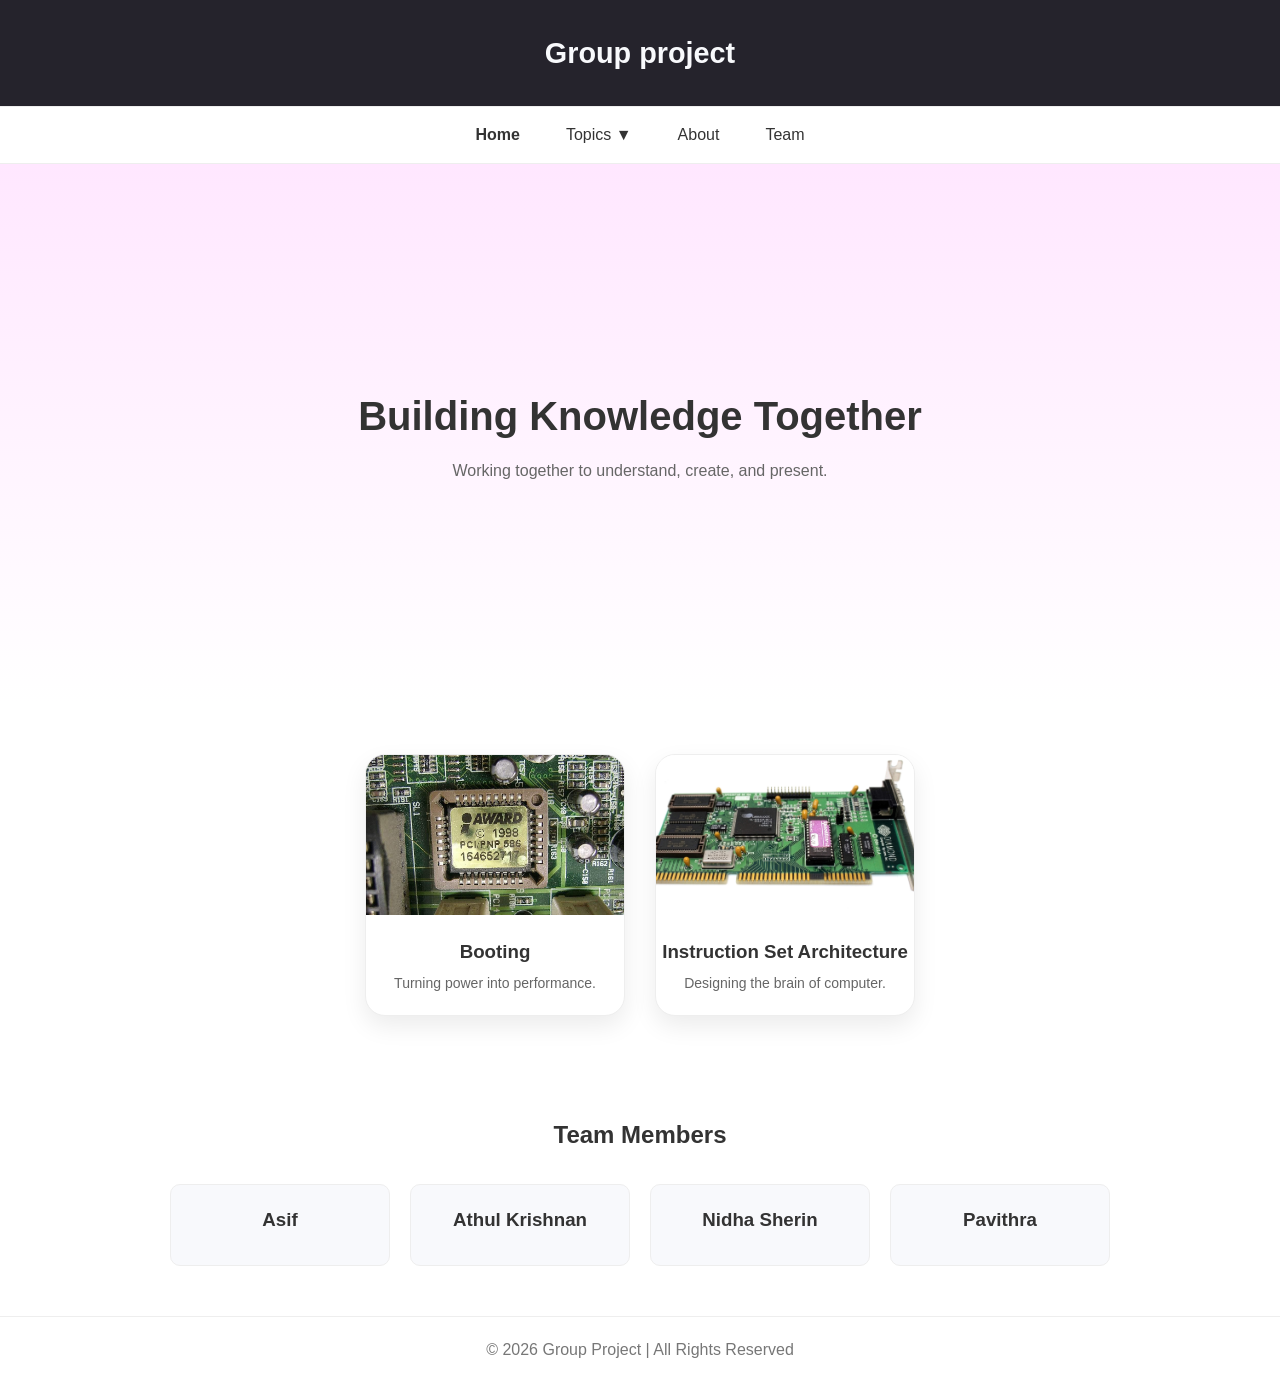
<file: index.html>
<!DOCTYPE html>
<html>
<head>
    <meta name="viewport" content="width=device-width, initial-scale=1.0">
    <link rel="stylesheet" href="index.css">
    <script src="index.js" defer></script>
    <title>Group project</title>
</head>

<body>
<header>
    Group project
</header>

<nav>
    <ul class="menu">
        <li><a href="index.html" class="active">Home</a></li>

        <li class="dropdown">
            <a href="#">Topics ▼</a>
            <ul class="dropdown-content">
                <li><a href="#booting">Booting Process</a></li>
                <li><a href="#isa">Instruction Set Architecture</a></li>
            </ul>
        </li>

        <li><a href="about.html">About</a></li>
        <li><a href="#team">Team</a></li>
    </ul>
</nav>
<section class="hero">
    <div class="hero-content">
        <h1>Building Knowledge Together</h1>
        <p>Working together to understand, create, and present.</p>
    </div>
</section>

<section class="courses">
    <a href="booting.html" class="card-link">
    <div class="card">
        <img id="booting" src="Booting.jpg" alt="Booting">
        <h3>Booting</h3>
        <p>Turning power into performance.</p>
    </div>
    </a>
    <a href="isa.html" class="card-link">
    <div class="card">
        <img id="isa"src="isa.jpg" alt="Instruction Set Architecture">
        <h3 >Instruction Set Architecture</h3>
        <p>Designing the brain of computer.</p>
    </div>
    </a>
</section>
<section id="team" class="team">
    <h2>Team Members</h2>

    <div class="team-container">
        <div class="member">
            <h3>Asif</h3>
        </div>

        <div class="member">
            <h3>Athul Krishnan</h3>
        </div>

        <div class="member">
            <h3>Nidha Sherin</h3>
        </div>
         <div class="member">
            <h3>Pavithra</h3>
        </div>
</section>
<footer>
    © 2026 Group Project | All Rights Reserved
</footer>

</body>
</html>
</file>
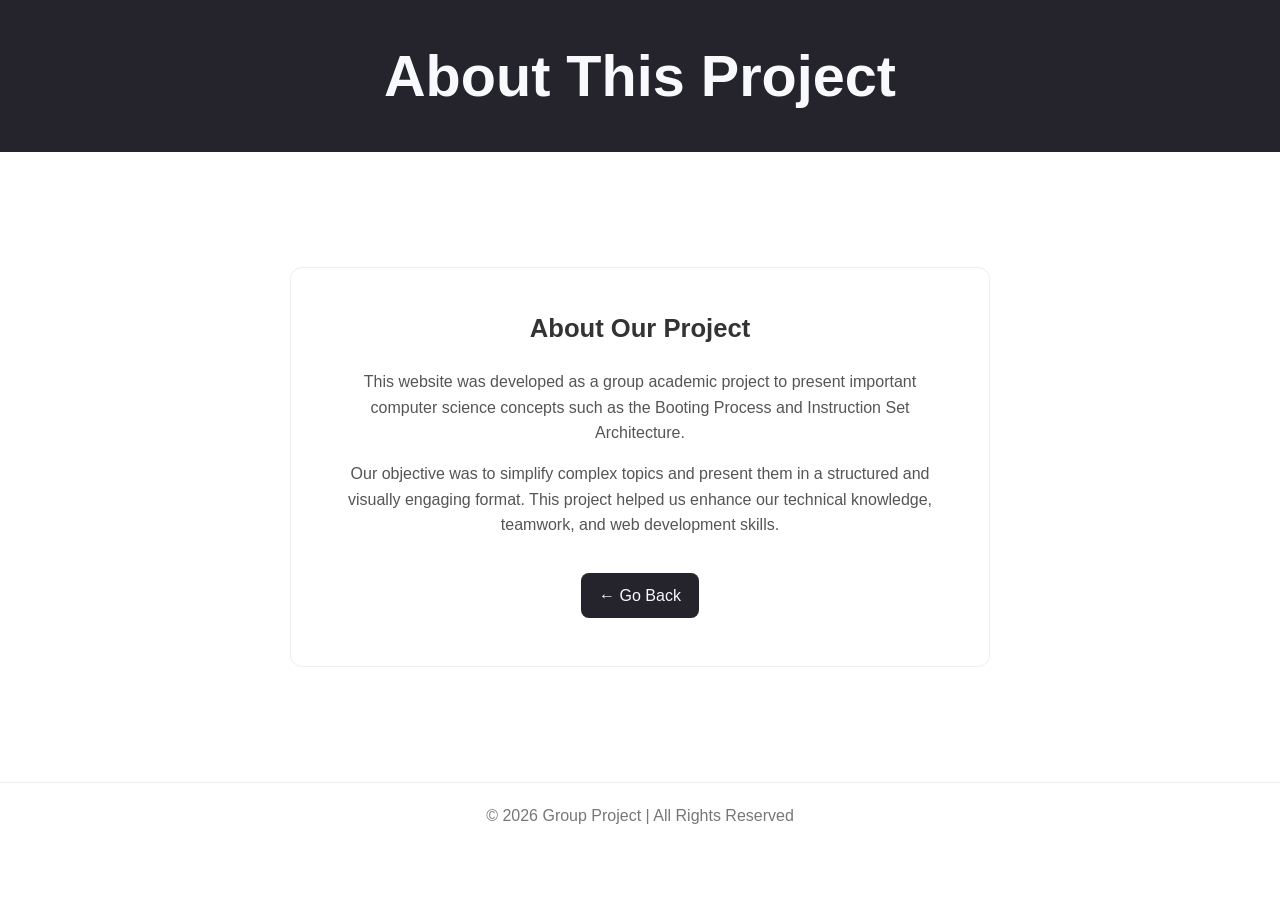
<file: about.html>
<!DOCTYPE html>
<html>
<head>
    <meta name="viewport" content="width=device-width, initial-scale=1.0">
    <title>About - Group Project</title>
    <link rel="stylesheet" href="about.css">
</head>

<body>

<header>
    <h1>About This Project</h1>
</header>
<section class="about-page">
    <div class="about-container">
        <h2>About Our Project</h2>
        <p>
            This website was developed as a group academic project to present 
            important computer science concepts such as the Booting Process 
            and Instruction Set Architecture.
        </p>

        <p>
            Our objective was to simplify complex topics and present them in 
            a structured and visually engaging format. This project helped us 
            enhance our technical knowledge, teamwork, and web development skills.
        </p>

        <a href="index.html" class="back-btn">← Go Back</a>
    </div>
</section>

<footer>
    © 2026 Group Project | All Rights Reserved
</footer>

</body>
</html>
</file>
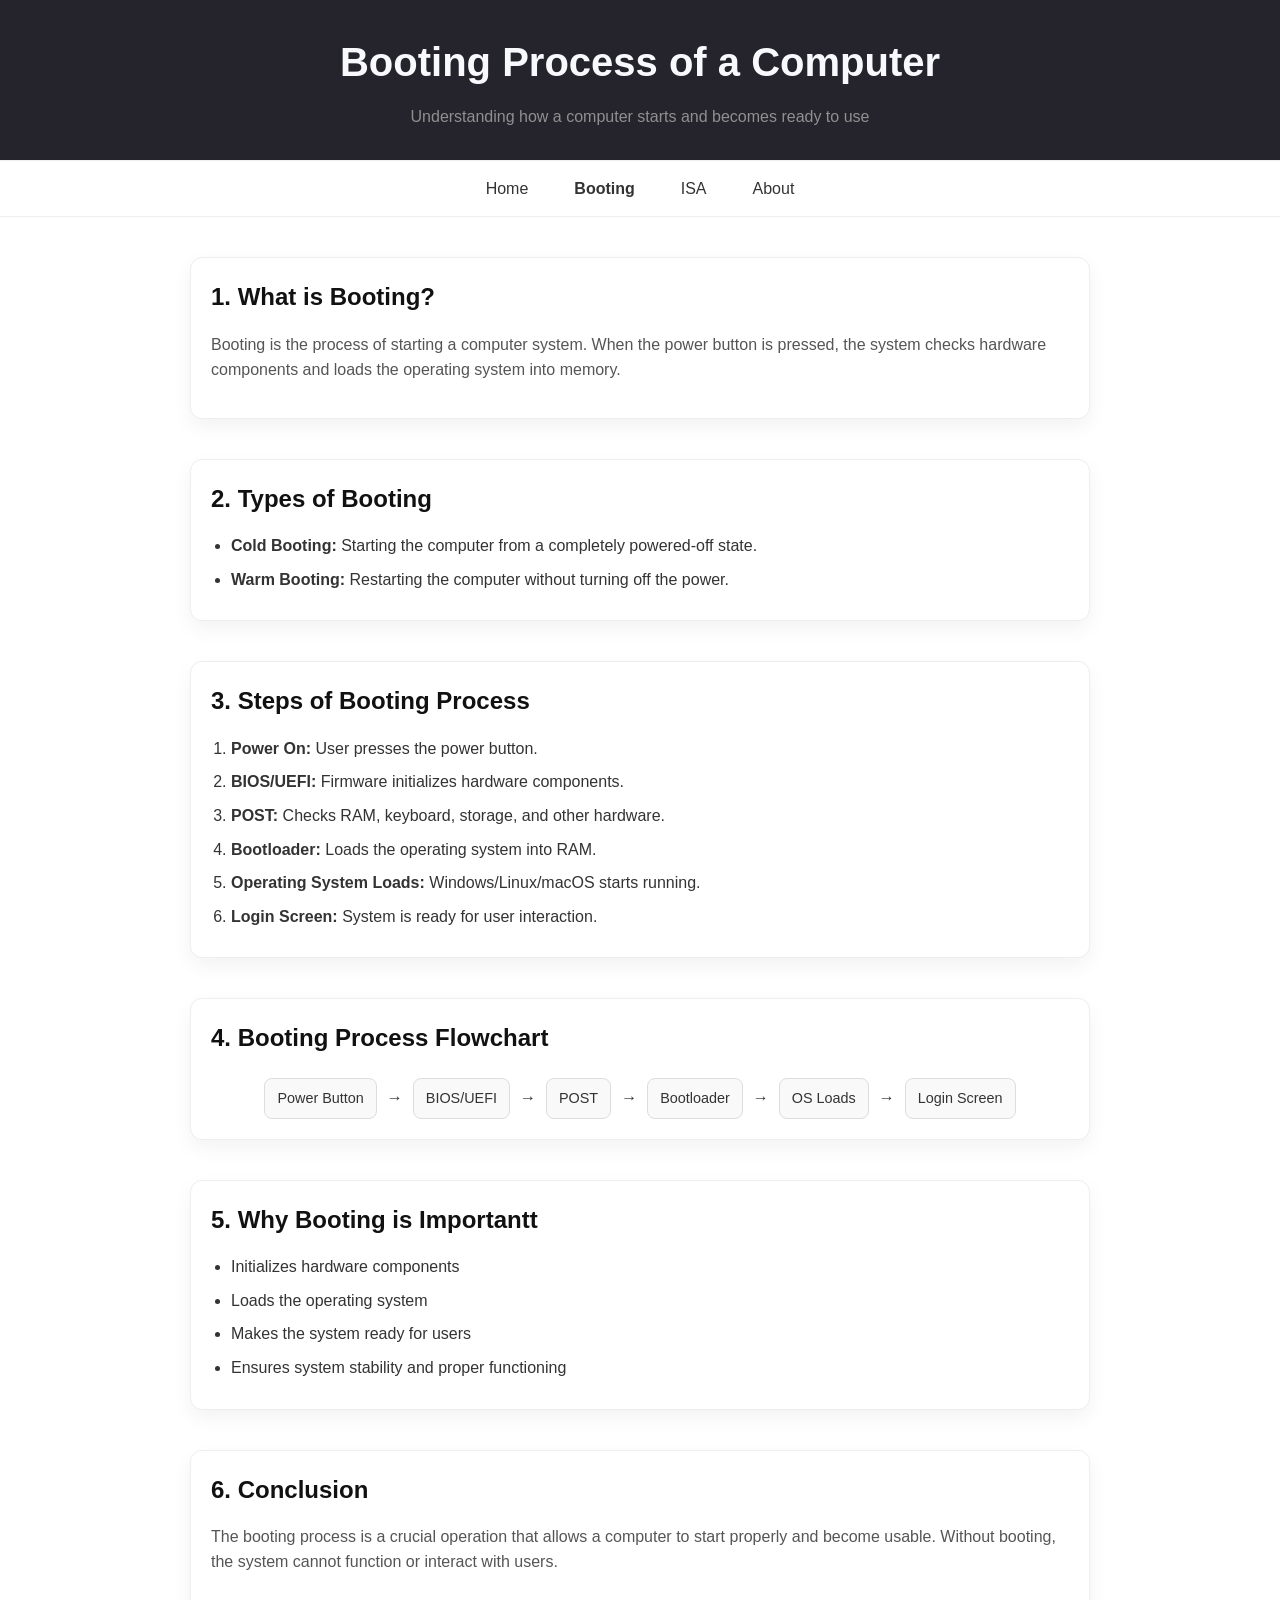
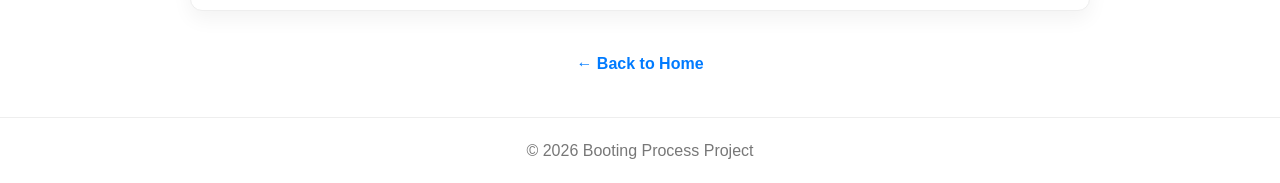
<file: booting.html>
<!DOCTYPE html>
<html>
<head>
    <meta name="viewport" content="width=device-width, initial-scale=1.0">
    <title>Booting Process of a Computer</title>
    <link rel="stylesheet" href="booting.css">
</head>

<body>

<header>
    <h1>Booting Process of a Computer</h1>
    <p>Understanding how a computer starts and becomes ready to use</p>
</header>
<nav>
    <ul class="menu">
        <li><a href="index.html">Home</a></li>
        <li><a href="booting.html" class="active">Booting</a></li>
        <li><a href="isa.html">ISA</a></li>
        <li><a href="about.html">About</a></li>
    </ul>
</nav>

<section>
    <h2>1. What is Booting?</h2>
    <p>
        Booting is the process of starting a computer system. 
        When the power button is pressed, the system checks hardware 
        components and loads the operating system into memory.
        
    </p>
</section>

<section>
    <h2>2. Types of Booting</h2>
    <ul class="type">
        <li><strong>Cold Booting:</strong> Starting the computer from a completely powered-off state.</li>
        <li><strong>Warm Booting:</strong> Restarting the computer without turning off the power.</li>
    </ul>
</section>

<section>
    <h2>3. Steps of Booting Process</h2>
    <ol class="step">
        <li><strong>Power On:</strong> User presses the power button.</li>
        <li><strong>BIOS/UEFI:</strong> Firmware initializes hardware components.</li>
        <li><strong>POST:</strong> Checks RAM, keyboard, storage, and other hardware.</li>
        <li><strong>Bootloader:</strong> Loads the operating system into RAM.</li>
        <li><strong>Operating System Loads:</strong> Windows/Linux/macOS starts running.</li>
        <li><strong>Login Screen:</strong> System is ready for user interaction.</li>
    </ol>
</section>

<section>
    <h2>4. Booting Process Flowchart</h2>

    <div class="flowchart">
        <div class="flow-step">Power Button</div> →
        <div class="flow-step">BIOS/UEFI</div> →
        <div class="flow-step">POST</div> →
        <div class="flow-step">Bootloader</div> →
        <div class="flow-step">OS Loads</div> →
        <div class="flow-step">Login Screen</div>
    </div>
</section>

<section>
    <h2>5. Why Booting is Importantt</h2>
     <ul class="imp">
        <li>Initializes hardware components</li>
        <li>Loads the operating system</li>
        <li>Makes the system ready for users</li>
        <li>Ensures system stability and proper functioning</li>
    </ul>
</section>

<section>
    <h2>6. Conclusion</h2>
    <p>
        The booting process is a crucial operation that allows a computer
        to start properly and become usable. Without booting,
        the system cannot function or interact with users.
    </p>
</section>
<div class="back-home">
    <a href="index.html">← Back to Home</a>
</div>

<footer>
    © 2026 Booting Process Project
</footer>


</body>
</html>
</file>
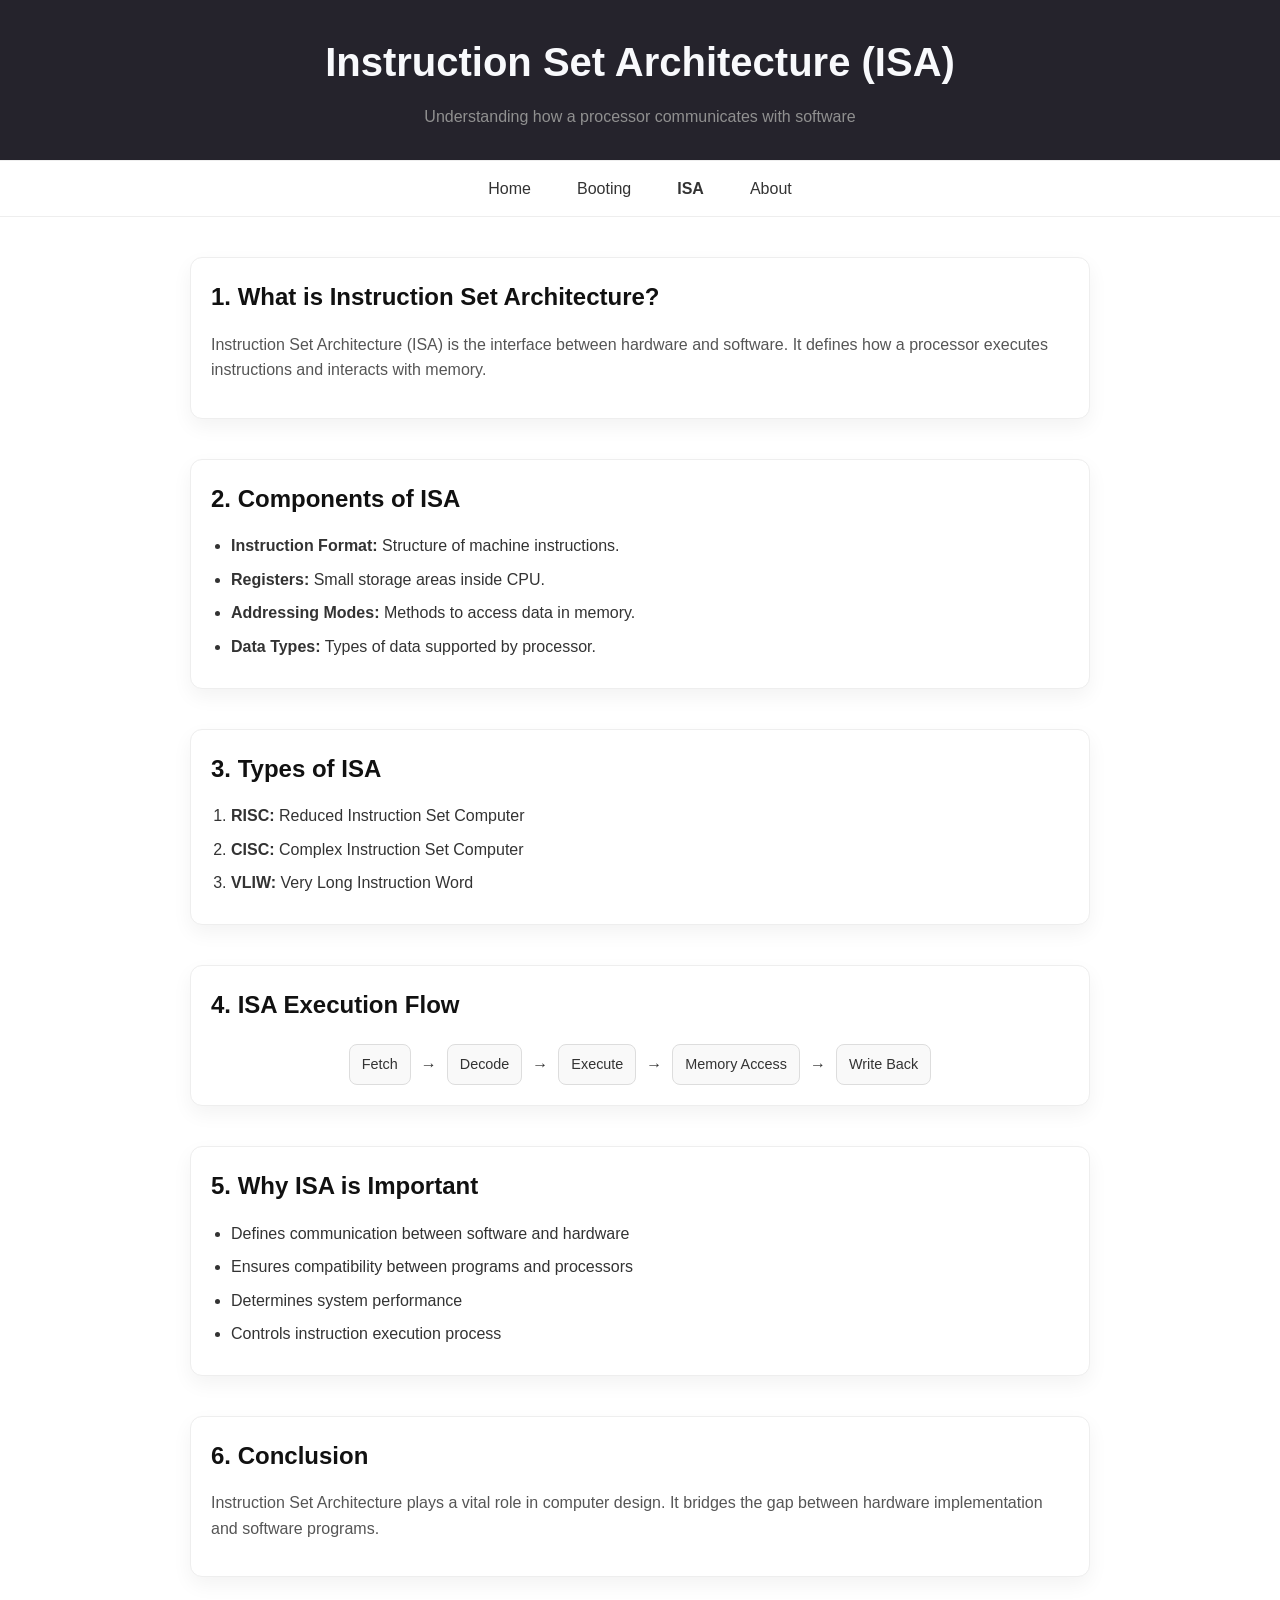
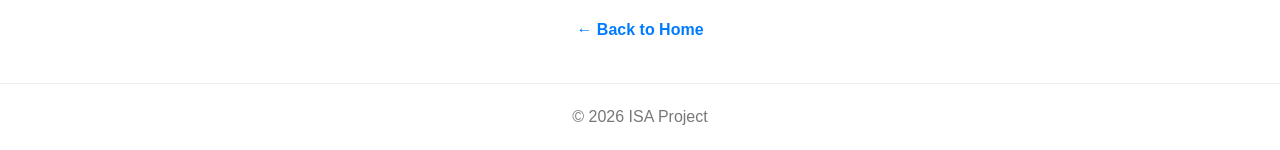
<file: isa.html>
<!DOCTYPE html>
<html>
<head>
    <meta name="viewport" content="width=device-width, initial-scale=1.0">
    <title>Instruction Set Architecture</title>
    <link rel="stylesheet" href="booting.css">
</head>

<body>

<header>
    <h1>Instruction Set Architecture (ISA)</h1>
    <p>Understanding how a processor communicates with software</p>
</header>
<nav>
    <ul class="menu">
        <li><a href="index.html">Home</a></li>
        <li><a href="booting.html">Booting</a></li>
        <li><a href="isa.html"  class="active">ISA</a></li>
        <li><a href="about.html">About</a></li>
    </ul>
</nav>

<section>
    <h2>1. What is Instruction Set Architecture?</h2>
    <p>
        Instruction Set Architecture (ISA) is the interface between hardware and software.
        It defines how a processor executes instructions and interacts with memory.
    </p>
</section>

<section>
    <h2>2. Components of ISA</h2>
    <ul class="type">
        <li><strong>Instruction Format:</strong> Structure of machine instructions.</li>
        <li><strong>Registers:</strong> Small storage areas inside CPU.</li>
        <li><strong>Addressing Modes:</strong> Methods to access data in memory.</li>
        <li><strong>Data Types:</strong> Types of data supported by processor.</li>
    </ul>
</section>

<section>
    <h2>3. Types of ISA</h2>
    <ol class="step">
        <li><strong>RISC:</strong> Reduced Instruction Set Computer</li>
        <li><strong>CISC:</strong> Complex Instruction Set Computer</li>
        <li><strong>VLIW:</strong> Very Long Instruction Word</li>
    </ol>
</section>

<section>
    <h2>4. ISA Execution Flow</h2>

    <div class="flowchart">
        <div class="flow-step">Fetch</div> →
        <div class="flow-step">Decode</div> →
        <div class="flow-step">Execute</div> →
        <div class="flow-step">Memory Access</div> →
        <div class="flow-step">Write Back</div>
    </div>
</section>

<section>
    <h2>5. Why ISA is Important</h2>
    <ul class="imp">
        <li>Defines communication between software and hardware</li>
        <li>Ensures compatibility between programs and processors</li>
        <li>Determines system performance</li>
        <li>Controls instruction execution process</li>
    </ul>
</section>

<section>
    <h2>6. Conclusion</h2>
    <p>
        Instruction Set Architecture plays a vital role in computer design.
        It bridges the gap between hardware implementation and software programs.
    </p>
</section>
<div class="back-home">
    <a href="index.html">← Back to Home</a>
</div>

<footer>
    © 2026 ISA Project
</footer>

</body>
</html>
</file>
<file: index.css>
/* RESET */
* {
    margin: 0;
    padding: 0;
    box-sizing: border-box;
}

/* BODY */
body {
    font-family: 'Segoe UI', Tahoma, Geneva, Verdana, sans-serif;
    background-color: #ffffff;
    color: #333;
    line-height: 1.6;
}
/* HEADER */
header {
    background: rgb(37, 35, 44);
    color: #f8f9fc;
    text-align: center;
    padding: 30px;
    font-size: 1.8rem;
    font-weight: bold;
    border-bottom: 1px solid #eee;
}

/* NAVBAR */
nav {
    background: #fff;
    border-bottom: 1px solid #eee;
}

.menu {
    display: flex;
    justify-content: center;
    list-style: none;
}

.menu li {
    position: relative;
}

.menu a {
    display: block;
    padding: 10px 18px;
    margin: 5px;
    text-decoration: none;
    color: #333;
    transition: 0.3s;
    position: relative;
}

.menu a:hover {
    background: #f3e7ff;
    border-radius: 8px;
    color: #8e2de2;
}
.active {
    color: #8e2de2;
    font-weight: bold;
}

/* DROPDOWN */
.dropdown-content {
    display: none;
    position: absolute;
    background: #fff;
    top: 100%;
    left: 0;
    min-width: 200px;
    border: 1px solid #eee;
    box-shadow: 0 4px 10px rgba(0,0,0,0.05);
}

.dropdown-content li {
    list-style: none;
}

.dropdown-content a {
    padding: 10px;
}

.dropdown:hover .dropdown-content {
    display: block;
}

/* HERO SECTION */
.hero {
    height: 60vh;
    background: linear-gradient(to bottom, #ffe7ff, #ffffff);
    display: flex;
    justify-content: center;
    align-items: center;
    text-align: center;
}

.hero h1 {
    font-size: 2.5rem;
}

.hero p {
    margin-top: 10px;
    color: #666;
}

/* ---------- CARDS SECTION ---------- */
.courses {
    display: flex;
    justify-content: center;
    gap: 30px;
    padding: 50px 20px;
    flex-wrap: wrap;
    background: #ffffff;
}
.card-link {
    text-decoration: none;
    color: inherit;
}
.card {
    background: #ffffff;
    border-radius: 20px;
    border: 1px solid #eee;
    overflow: hidden;
    width: 260px;
    text-align: center;
    box-shadow: 0 10px 25px rgba(0,0,0,0.08);
    transition: all 0.4s ease;
    position: relative;
}

/* IMAGE */
.card img {
    width: 100%;
    height: 160px;
    object-fit: cover;
}

/* TEXT */
.card h3 {
    margin: 15px 0 5px;
}

.card p {
    padding: 0 15px 20px;
    font-size: 14px;
    color: #666;
}

.card:hover {
    transform: translateY(-10px) scale(1.02);
    box-shadow: 
        -8px -8px 20px rgba(142, 45, 226, 0.18),
         8px 8px 20px rgba(255, 110, 196, 0.18);
}
.card::before {
    content: "";
    position: absolute;
    inset: 0;
    border-radius: 20px;
    padding: 2px;
    background: linear-gradient(135deg, #8e2de2, #ff6ec4);
    -webkit-mask: 
        linear-gradient(#fff 0 0) content-box, 
        linear-gradient(#fff 0 0);
    -webkit-mask-composite: xor;
    mask-composite: exclude;
    opacity: 0;
    transition: 0.4s;
}

.card:hover::before {
    opacity: 1;
}

/* TEAM SECTION */
.team {
    background: #fff;
    padding: 50px 20px;
    text-align: center;
}

.team h2 {
    margin-bottom: 30px;
}

.team-container {
    display: flex;
    justify-content: center;
    gap: 20px;
    flex-wrap: wrap;
}

.member {
    background: #f8f9fc;
    padding: 20px;
    border-radius: 10px;
    width: 220px;
    border: 1px solid #eee;
    position: relative; 
    overflow: hidden; 
    transition: all 0.4s ease;
}
.member h3 {
    margin-bottom: 10px;
}

.member p {
    color: #666;
}
.member:hover {
    transform: translateY(-10px) scale(1.02);
    box-shadow: 
        -8px -8px 20px rgba(142, 45, 226, 0.18),
         8px 8px 20px rgba(255, 110, 196, 0.18);
}
.member::before {
    content: "";
    position: absolute;
    inset: 0;
    border-radius: 10px;
    padding: 2px;
    background: linear-gradient(135deg, #8e2de2, #ff6ec4);
    -webkit-mask: 
        linear-gradient(#fff 0 0) content-box, 
        linear-gradient(#fff 0 0);
    -webkit-mask-composite: xor;
    mask-composite: exclude;
    opacity: 0;
    transition: 0.4s;
}

.member:hover::before {
    opacity: 1;
}


/* ACADEMIC INFO */
.academic-info {
    margin-top: 30px;
    color: #777;
    font-size: 0.9rem;
}

/* FOOTER */
footer {
    text-align: center;
    padding: 20px;
    background: #fff;
    border-top: 1px solid #eee;
    color: #777;
}
</file>
<file: about.css>
/* RESET */

* {
    margin: 0;
    padding: 0;
    box-sizing: border-box;
}

/* BODY */
body {
    font-family: 'Segoe UI', Tahoma, Geneva, Verdana, sans-serif;
    background: #ffffff;
    color: #333;
    line-height: 1.6;
}

/* HEADER */ 
header {
    background: rgb(37, 35, 44);
    color: #f8f9fc;
    text-align: center;
    padding: clamp(20px, 5vw, 30px);
    font-size: clamp(1.3rem, 4vw, 1.8rem);
}
/* ABOUT SECTION */
.about-page {
    display: flex;
    justify-content: center;
    align-items: center;
    min-height: 70vh;
    padding: 20px;
}

 /* CONTAINER CARD */
.about-container {
    width: 100%;
    max-width: 700px;
    background: #fff;
    padding: clamp(20px, 5vw, 40px);
    border-radius: 12px;
    border: 1px solid #eee;
    text-align: center;

}

/*HOVER EFFECT */
.about-container:hover {
    box-shadow: 0 10px 25px rgba(0,0,0,0.06);

}  
/* TEXT */
.about-container h2 {
    margin-bottom: 20px;
    font-size: clamp(1.2rem, 3.5vw, 1.6rem);
}

.about-container p {
    margin-bottom: 15px;
    color: #555;
        font-size: clamp(0.9rem, 2.5vw, 1rem);
}

/* BUTTON */
.back-btn {
    position: relative;
    display: inline-block;
    margin-top: 20px;
    padding: 10px 18px;
    text-decoration: none;
    background: rgb(37, 35, 44);
    color: #f8f9fc;
    border-radius: 8px;
    transition: 0.3s;
    overflow: hidden;
}

.back-btn:hover {
    transform: translateY(-3px);
    box-shadow: 0 8px 18px #49494933;
}


/* FOOTER */
footer {
    text-align: center;
    padding: 20px;
    border-top: 1px solid #eee;
    color: #777;
}
@media (max-width: 600px) {

    .about-page {
        padding: 10px;
    }

    .about-container {
        padding: 20px;
        border-radius: 10px;
    }

    .back-btn {
        width: 100%;
        text-align: center;
        font-size: 0.9rem;
        padding: 10px;
    }

}
</file>
<file: booting.css>
/* RESET */
* {
    margin: 0;
    padding: 0;
    box-sizing: border-box;
}

/* BODY */
body {
    font-family: 'Segoe UI', Tahoma, Geneva, Verdana, sans-serif;
    background-color: #ffffff;
    color: #333;
    line-height: 1.6;
}

/* HEADER */ 
header { 
    background: rgb(37, 35, 44); 
    color: #f8f9fc; 
    text-align: center; 
    padding: 30px;
    border-bottom: 1px solid #eee;
 }

header h1 {
    color: #f8f9fc;
    font-size: clamp(1.5rem, 5vw, 2.5rem);
    margin-bottom: 10px;
}

header p {
    color: #909090;
}
/* NAVBAR */
nav {
    background: #fff;
    border-bottom: 1px solid #eee;
}

.menu {
    display: flex;
    justify-content: center;
    list-style: none;
}

.menu li {
    position: relative;
}

.menu a {
    display: block;
    padding: 10px 18px;
    margin: 5px;
    text-decoration: none;
    color: #333;
    transition: 0.3s;
    position: relative;
}

.menu a:hover {
    background: #f3e7ff;
    border-radius: 8px;
    color: #8e2de2;
}
.active {
    color: #8e2de2;
    font-weight: bold;
}
/* SECTIONS */
section {
    max-width: 900px;
    margin: 40px auto;
    padding: 20px;
    background: #fff;
    border: 1px solid #eee;
    border-radius: 12px;
    box-shadow: 0 8px 20px rgba(0,0,0,0.05);
    transition: 0.3s;
    position: relative;
}
section:hover {
    transform: translateY(-10px) scale(1.02);
    box-shadow: 
        -8px -8px 20px rgba(142, 45, 226, 0.18),
         8px 8px 20px rgba(255, 110, 196, 0.18);
}
section::before {
    content: "";
    position: absolute;
    inset: 0;
    border-radius: 12px;
    padding: 2px;
    background: linear-gradient(135deg, #8e2de2, #ff6ec4);
    -webkit-mask: 
        linear-gradient(#fff 0 0) content-box, 
        linear-gradient(#fff 0 0);
    -webkit-mask-composite: xor;
    mask-composite: exclude;
    opacity: 0;
    transition: 0.4s;
}

section:hover::before {
    opacity: 1;
}

/* HEADINGS */
section h2 {
    margin-bottom: 15px;
    color: #111;
}

/* PARAGRAPH */
section p {
    font-size: clamp(0.9rem, 2.5vw, 1rem);
    margin-bottom: 15px;
    color: #555;
}

/* IMAGE */
section img {
    width: 100%;
    max-width: 500px;
    display: block;
    margin: 20px auto;
    border-radius: 10px;
}

/* LISTS */
.type, .step, .imp {
    margin-left: 20px;
    margin-top: 10px;
}

.type li, .step li, .imp li {
    margin-bottom: 8px;
}

/* FLOWCHART */
.flowchart {
    display: flex;
    flex-wrap: wrap;
    align-items: center;
    justify-content: center;
    gap: 10px;
    margin-top: 20px;
    text-align: center;
}

.flow-step {
    background: #f9f9f9;
    border-radius: 8px;
    border: 1px solid #ddd;
    font-size: clamp(0.7rem, 2vw, 0.9rem);
    padding: 8px 12px;
}

/* BACK BUTTON */
.back-home {
    text-align: center;
    margin: 40px 0;
}

.back-home a {
    text-decoration: none;
    color: #007BFF;
    font-weight: bold;
    transition: 0.3s;
}

.back-home a:hover {
    color: #0056b3;
}

/* FOOTER */
footer {
    text-align: center;
    padding: 20px;
    border-top: 1px solid #eee;
    color: #777;
}
</file>
